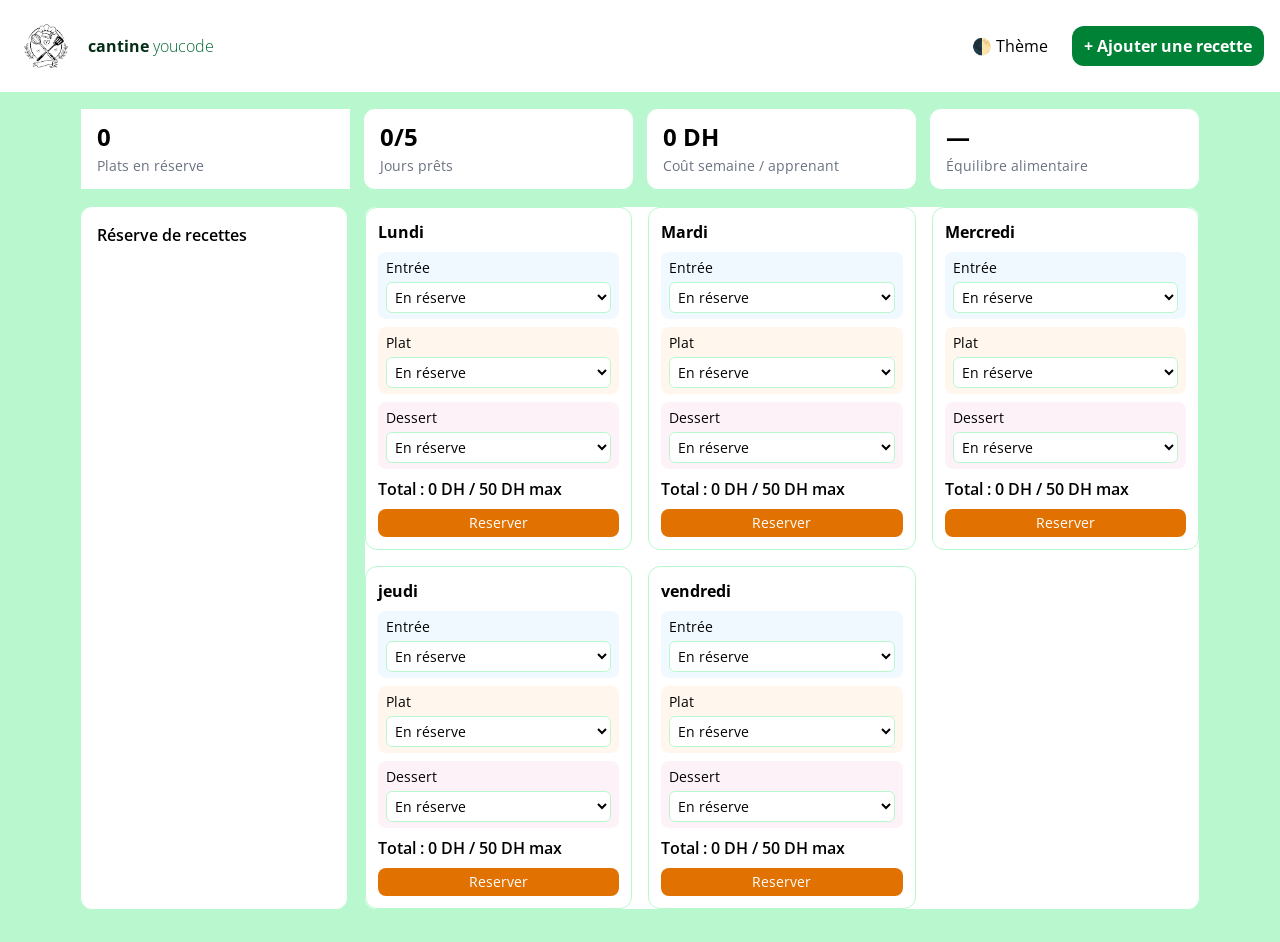
<file: index.html>
<!doctype html>
<html lang="fr">
  <head>
    <meta charset="UTF-8" />
    <meta name="viewport" content="width=device-width, initial-scale=1.0" />
    <title>Cantine YouCode</title>
    <link rel="stylesheet" href="output.css" />
    <link rel="stylesheet" href="cantina.css">
    <link rel="preconnect" href="https://fonts.googleapis.com" />
    <link rel="preconnect" href="https://fonts.gstatic.com" crossorigin />
    <link
      href="https://fonts.googleapis.com/css2?family=Open+Sans:ital,wght@0,300..800;1,300..800&display=swap"
      rel="stylesheet"
    />
  </head>
  <body class="font-['Open_Sans']">
    <main class="bg-green-200 min-h-screen ">
      <nav
        class="bg-white sticky top-0 z-10 flex items-center justify-between p-4"
      >
        <div class="flex items-center gap-3">
          <span><img src="logo cuisine.avif" alt="" class="w-15 h-auto rounded-sm"></span>
          <h2 class="text-green-950 font-bold">
            cantine <span class="font-light text-green-800">youcode</span>
          </h2>
        </div>

        <div class="flex items-center gap-3">
          <button
            id="btnTheme"
            type="button"
            class="bg-white px-3 py-2 rounded-xl hover:bg-gray-100"
          >
            🌓 Thème
          </button>
          <button
            type="button"
            id="btn_Ajouter"
            class="bg-green-700 hover:bg-green-800 font-bold text-white px-3 py-2 rounded-xl "  
          >
            + Ajouter une recette
          </button>
        </div>
      </nav>

      <div class="max-w-6xl mx-auto p-4 grid grap-4">
        <div class="grid grid-cols-2 lg:grid-cols-4 gap-3">
          <div class="bg-white border border-green-200 rounder-xl px-4 py-3">
            <b id="Reserve" class="block text-2xl">0</b>
            <span class="text-sm text-gray-500">Plats en réserve</span>
          </div>
          <div class="bg-white border border-green-200 rounded-xl px-4 py-3">
            <b id="sDays" class="block text-2xl">0/5</b>
            <span class="text-sm text-gray-500">Jours prêts</span>
          </div>
          <div class="bg-white border border-green-200 rounded-xl px-4 py-3">
            <b id="sWeek" class="block text-2xl">0 DH</b>
            <span class="text-sm text-gray-500">Coût semaine / apprenant</span>
          </div>
          <div class="bg-white border border-green-200 rounded-xl px-4 py-3">
            <b id="sBal" class="block text-2xl">—</b>
            <span class="text-sm text-gray-500">Équilibre alimentaire</span>
          </div>
        </div>

        <!-- recette colonnes -->
        <!--g-->
        <div class="grid grid-cols-1 md:grid-cols-2 lg:grid-cols-4 gap-4 py-4 ">
          <section class="bg-white border border-green-200 rounded-xl p-4">
            <h2 class="font-semibold mb-3">Réserve de recettes</h2>
            <div class="grid gap-2" id="list">
              <!-- Carte modèle -->
              
                
            </div>
          </section>

          <section
            class="bg-white border border-green-200 rounded-xl gap-4  grid grid-cols-1 md:grid-cols-2 lg:grid-cols-3 col-span-3 "
          >
            <!-- les 5 jours ghadi ydkhlo hna -->
            <article
              class="border border-green-200 rounded-xl p-3 grid gap-2  "
            >
              <strong>Lundi</strong>

              <div class="bg-sky-50 rounded-lg px-2 py-1.5 grid gap-1 text-sm">
                <label for="lundi-entree">Entrée</label>
                <select
                  id="lundi-entree" data-jour="lundi"
                  class="w-full p-1 rounded-md border border-green-200 bg-white"
                >
                  <option value="">En réserve</option>
                </select>
              </div>

              <div
                class="bg-orange-50 rounded-lg px-2 py-1.5 grid gap-1 text-sm"
              >
                <label for="lundi-plat">Plat</label>
                <select
                  id="lundi-plat"
                  data-jour="lundi"
                  class="w-full p-1 rounded-md border border-green-200 bg-white"
                >
                  <option value="">En réserve</option>
                </select>
              </div>

              <div class="bg-pink-50 rounded-lg px-2 py-1.5 grid gap-1 text-sm">
                <label for="lundi-dessert">Dessert</label>
                <select
                  id="lundi-dessert"
                  data-jour="lundi"
                  class="w-full p-1 rounded-md border border-green-200 bg-white"
                >
                  <option value="">En réserve</option>
                </select>
              </div>

              <div class="font-semibold">Total : 0 DH / 50 DH max</div>
              <button
                    type="button"
                    class="text-sm px-2 py-1 rounded-lg bg-amber-600 text-white hover:bg-amber-900"
                  >
                    Reserver
            </button>
            </article>


            <article
              class="border border-green-200 rounded-xl p-3 grid gap-2"
            >
              <strong>Mardi</strong>

              <div class="bg-sky-50 rounded-lg px-2 py-1.5 grid gap-1 text-sm">
                <label for="Mardi-entree">Entrée</label>
                <select
                  id="Mardi-entree"
                  data-jour="mardi"
                  class="w-full p-1 rounded-md border border-green-200 bg-white"
                >
                  <option value="">En réserve</option>
                </select>
              </div>

              <div
                class="bg-orange-50 rounded-lg px-2 py-1.5 grid gap-1 text-sm"
              >
                <label for="Mardi-plat">Plat</label>
                <select
                  id="Mardi-plat"
                  data-jour="mardi"
                  class="w-full p-1 rounded-md border border-green-200 bg-white"
                >
                  <option value="">En réserve</option>
                </select>
              </div>

              <div class="bg-pink-50 rounded-lg px-2 py-1.5 grid gap-1 text-sm">
                <label for="mardi-dessert">Dessert</label>
                <select
                  id="mardi-dessert"
                  data-jour="mardi"
                  class="w-full p-1 rounded-md border border-green-200 bg-white"
                >
                  <option value="">En réserve</option>
                </select>
              </div>

              <div class="font-semibold">Total : 0 DH / 50 DH max</div>
              <button
                    type="button"
                    class="text-sm px-2 py-1 rounded-lg bg-amber-600 text-white hover:bg-amber-900"
                  >
                    Reserver
            </button>
            </article>

            <article
              class="border border-green-200 rounded-xl p-3 grid gap-2"
            >
              <strong>Mercredi</strong>

              <div class="bg-sky-50 rounded-lg px-2 py-1.5 grid gap-1 text-sm">
                <label for="Mercredi-entree">Entrée</label>
                <select
                 data-jour="mercredi"
                  id="Mercredi-entree"
                  class="w-full p-1 rounded-md border border-green-200 bg-white"
                >
                  <option value="">En réserve</option>
                </select>
              </div>

              <div
                class="bg-orange-50 rounded-lg px-2 py-1.5 grid gap-1 text-sm"
              >
                <label for="Mercredi-plat">Plat</label>
                <select
                  data-jour="mercredi"
                  id="Mercredi-plat"
                  class="w-full p-1 rounded-md border border-green-200 bg-white"
                >
                  <option value="">En réserve</option>
                </select>
              </div>

              <div class="bg-pink-50 rounded-lg px-2 py-1.5 grid gap-1 text-sm">
                <label for="mercredi-dessert">Dessert</label>
                <select
                   data-jour="mercredi"
                  id="mercredi-dessert"
                  class="w-full p-1 rounded-md border border-green-200 bg-white"
                >
                  <option value="">En réserve</option>
                </select>
              </div>

              <div class="font-semibold">Total : 0 DH / 50 DH max</div>
              <button
                    type="button"
                    class="text-sm px-2 py-1 rounded-lg bg-amber-600 text-white hover:bg-amber-900"
                  >
                    Reserver
            </button>
            </article>

            <article
              class="border border-green-200 rounded-xl p-3 grid gap-2"
            >
              <strong>jeudi</strong>

              <div class="bg-sky-50 rounded-lg px-2 py-1.5 grid gap-1 text-sm">
                <label for="jeudi-entree">Entrée</label>
                <select
                  data-jour="jeudi"
                  id="jeudi-entree"
                  class="w-full p-1 rounded-md border border-green-200 bg-white"
                >
                  <option value="">En réserve</option>
                </select>
              </div>

              <div
                class="bg-orange-50 rounded-lg px-2 py-1.5 grid gap-1 text-sm"
              >
                <label for="jeudi-plat">Plat</label>
                <select
                  data-jour="jeudi"
                  id="jeudi-plat"
                  class="w-full p-1 rounded-md border border-green-200 bg-white"
                >
                  <option value="">En réserve</option>
                </select>
              </div>

              <div class="bg-pink-50 rounded-lg px-2 py-1.5 grid gap-1 text-sm">
                <label for="jeudi-dessert">Dessert</label>
                <select
                  data-jour="jeudi"
                  id="jeudi-dessert"
                  class="w-full p-1 rounded-md border border-green-200 bg-white"
                >
                  <option value="">En réserve</option>
                </select>
              </div>

              <div class="font-semibold">Total : 0 DH / 50 DH max</div>
              <button
                    type="button"
                    class="text-sm px-2 py-1 rounded-lg bg-amber-600 text-white hover:bg-amber-900"
                  >
                    Reserver
            </button>
            </article>



            <article
              class="border border-green-200 rounded-xl p-3 grid gap-2"
            >
              <strong>vendredi</strong>

              <div class="bg-sky-50 rounded-lg px-2 py-1.5 grid gap-1 text-sm">
                <label for="vendredi">Entrée</label>
                <select
                data-jour="vendredi"
                  id="vendredi-entree"
                  class="w-full p-1 rounded-md border border-green-200 bg-white"
                >
                  <option value="">En réserve</option>
                </select>
              </div>

              <div
                class="bg-orange-50 rounded-lg px-2 py-1.5 grid gap-1 text-sm"
              >
                <label for="vendredi-plat">Plat</label>
                <select
                  data-jour="vendredi"
                  id="vendredi-plat"
                  class="w-full p-1 rounded-md border border-green-200 bg-white"
                >
                  <option value="">En réserve</option>
                </select>
              </div>

              <div class="bg-pink-50 rounded-lg px-2 py-1.5 grid gap-1 text-sm">
                <label for="vendredi-dessert">Dessert</label>
                <select
                  data-jour="vendredi"
                  id="vendredi-dessert"
                  class="w-full p-1 rounded-md border border-green-200 bg-white"
                >
                  <option value="">En réserve</option>
                </select>
              </div>

              <div class="font-semibold">Total : 0 DH / 50 DH max</div>
              <button
                    type="button"  
                    class="text-sm px-2 py-1 rounded-lg bg-amber-600 text-white hover:bg-amber-900"   >
                    Reserver
            </button>
            </article>
          </section>
        </div>
      </div>
<!--formulaire-->
<div id="modal" style="position:fixed; inset:0; z-index:20; background:rgba(0,0,0,0.5); overflow-y:auto;" hidden>
  <div style="background:white; padding:24px; border-radius:12px; width:100%; max-width:28rem; margin:80px auto 0;">
  <h3 class="text-xl font-bold mb-4">Nouvelle recette</h3>

  <form id="monForm" class="grid gap-3">
    <div class="grid gap-1">
      <label for="nom">Nom du plat</label>
      <input type="text" id="nom" required class="border border-green-300 rounded-md p-2">
    </div>

    <div class="grid gap-1">
      <label for="categorie">Catégorie</label>
      <select id="categorie" class="border border-green-300 rounded-md p-2" required >
        <option value="">— Choisir —</option>
        <option value="Entrée">Entrée</option>
        <option value="Plat">Plat</option>
        <option value="Dessert">Dessert</option>
      </select>
    </div>

    <div class="grid gap-1">
      <label for="prix">Prix (DH)</label>
      <input type="number" id="prix" min="1" required class="borde
     border-green-300 rounded-md p-2">
    </div>

    <div class="grid gap-1">
      <label for="badge">Badge</label>
      <select id="badge" class="border border-green-300 rounded-md p-2">
        <option value="Classique">Classique</option>
        <option value="Bio">Bio</option>
        <option value="Végétarien">Végétarien</option>
      </select>
    </div>

    <div class="flex justify-end gap-2 mt-2">
      <button type="reset" id="btnAnnuler" class="px-3 py-2 rounded-xl border border-green-300 hover:bg-green-100">Annuler</button>
      <button type="submit" id="btnValider" class="px-3 py-2 rounded-xl bg-green-700 hover:bg-green-800 text-white font-bold">Valider</button>
    </div>
  </form>
</div>
</div>

    </main>
        <script src="cantina.js"></script>
    <!-- <script src="https://cdn.jsdelivr.net/npm/darkmode-js@1.5.7/lib/darkmode-js.min.js"></script>
      <script>
        function addDarkmodeWidget() {
        new Darkmode().showWidget();
       }
       window.addEventListener('load', addDarkmodeWidget);
     </script> -->
  </body>
</html>
</file>
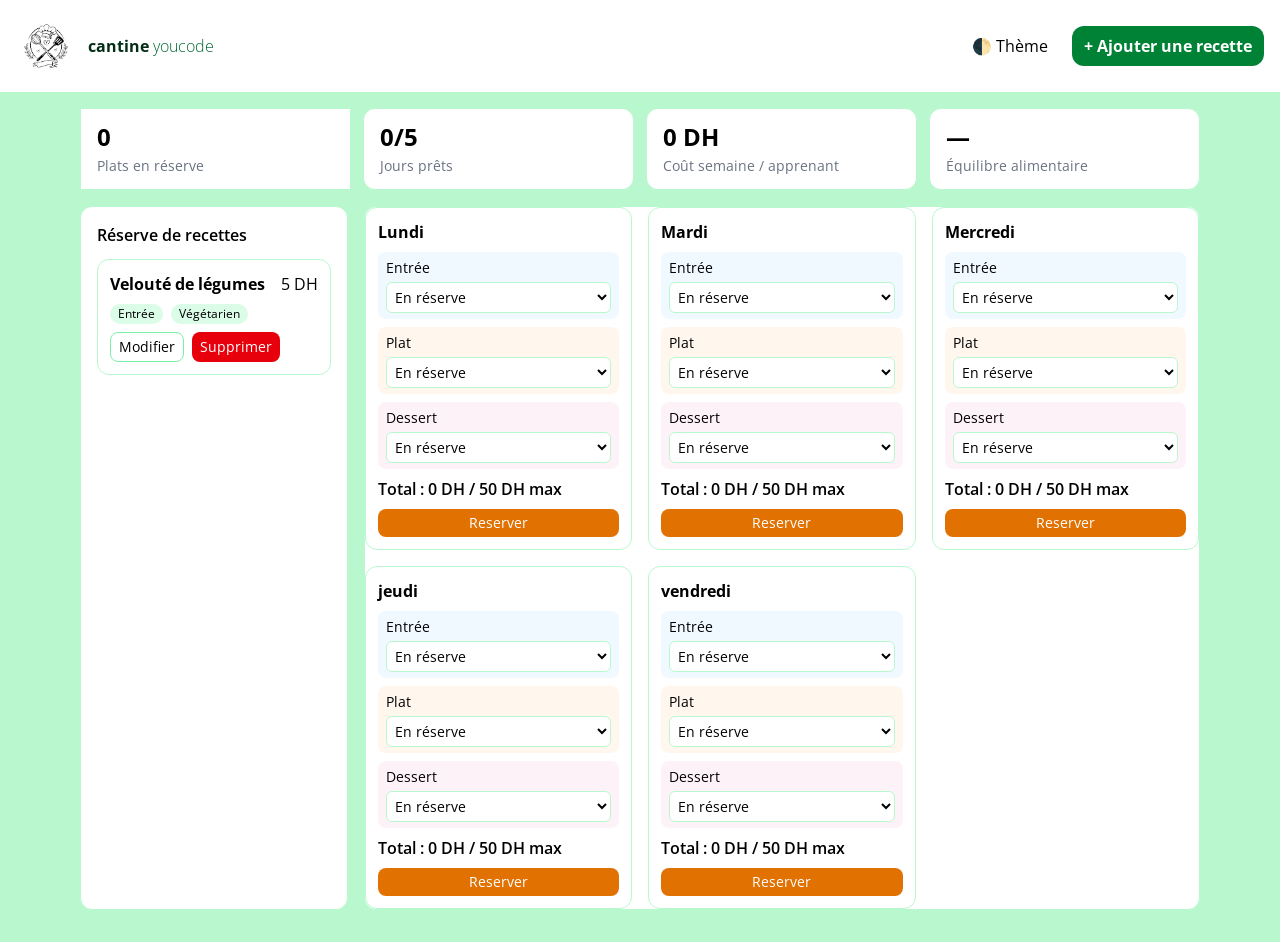
<file: cantina.html>
<!doctype html>
<html lang="fr">
  <head>
    <meta charset="UTF-8" />
    <meta name="viewport" content="width=device-width, initial-scale=1.0" />
    <title>Cantine YouCode</title>
    <link rel="stylesheet" href="output.css" />
    <link rel="preconnect" href="https://fonts.googleapis.com" />
    <link rel="preconnect" href="https://fonts.gstatic.com" crossorigin />
    <link
      href="https://fonts.googleapis.com/css2?family=Open+Sans:ital,wght@0,300..800;1,300..800&display=swap"
      rel="stylesheet"
    />
  </head>
  <body class="font-['Open_Sans']">
    <main class="bg-green-200 min-h-screen ">
      <nav
        class="bg-white sticky top-0 z-10 flex items-center justify-between p-4"
      >
        <div class="flex items-center gap-3">
          <span><img src="logo cuisine.avif" alt="" class="w-15 h-auto rounded-sm"></span>
          <h2 class="text-green-950 font-bold">
            cantine <span class="font-light text-green-800">youcode</span>
          </h2>
        </div>

        <div class="flex items-center gap-3">
          <button
            type="button"
            class="bg-white px-3 py-2 rounded-xl hover:bg-gray-100"
          >
            🌓 Thème
          </button>
          <button
            type="button"
            class="bg-green-700 hover:bg-green-800 font-bold text-white px-3 py-2 rounded-xl"
          >
            + Ajouter une recette
          </button>
        </div>
      </nav>

      <div class="max-w-6xl mx-auto p-4 grid grap-4">
        <div class="grid grid-cols-2 lg:grid-cols-4 gap-3">
          <div class="bg-white border border-green-200 rounder-xl px-4 py-3">
            <b id="Reserve" class="block text-2xl">0</b>
            <span class="text-sm text-gray-500">Plats en réserve</span>
          </div>
          <div class="bg-white border border-green-200 rounded-xl px-4 py-3">
            <b id="sDays" class="block text-2xl">0/5</b>
            <span class="text-sm text-gray-500">Jours prêts</span>
          </div>
          <div class="bg-white border border-green-200 rounded-xl px-4 py-3">
            <b id="sWeek" class="block text-2xl">0 DH</b>
            <span class="text-sm text-gray-500">Coût semaine / apprenant</span>
          </div>
          <div class="bg-white border border-green-200 rounded-xl px-4 py-3">
            <b id="sBal" class="block text-2xl">—</b>
            <span class="text-sm text-gray-500">Équilibre alimentaire</span>
          </div>
        </div>

        <!-- recette colonnes -->
        <!--g-->
        <div class="grid grid-cols-1 md:grid-cols-2 lg:grid-cols-4 gap-4 py-4 ">
          <section class="bg-white border border-green-200 rounded-xl p-4">
            <h2 class="font-semibold mb-3">Réserve de recettes</h2>
            <div class="grid gap-2">
              <!-- Carte modèle -->
              <div class="border border-green-200 rounded-xl p-3 grid gap-2">
                <div class="flex items-center justify-between">
                  <strong>Velouté de légumes</strong>
                  <span>5 DH</span>
                </div>
                <div class="flex gap-2">
                  <span class="text-xs px-2 py-0.5 rounded-full bg-green-100"
                    >Entrée</span
                  >
                  <span class="text-xs px-2 py-0.5 rounded-full bg-green-100"
                    >Végétarien</span
                  >
                </div>
                <div class="flex gap-2">
                  <button
                    type="button"
                    class="text-sm px-2 py-1 rounded-lg border border-green-300 hover:bg-green-100"
                  >
                    Modifier
                  </button>
                  <button
                    type="button"
                    class="text-sm px-2 py-1 rounded-lg bg-red-600 text-white hover:bg-red-700"
                  >
                    Supprimer
                  </button>
                </div>
              </div>
            </div>
          </section>

          <section
            class="bg-white border border-green-200 rounded-xl gap-4  grid grid-cols-1 md:grid-cols-2 lg:grid-cols-3 col-span-3 "
          >
            <!-- les 5 jours ghadi ydkhlo hna -->
            <article
              class="border border-green-200 rounded-xl p-3 grid gap-2  "
            >
              <strong>Lundi</strong>

              <div class="bg-sky-50 rounded-lg px-2 py-1.5 grid gap-1 text-sm">
                <label for="lundi-entree">Entrée</label>
                <select
                  id="lundi-entree"
                  class="w-full p-1 rounded-md border border-green-200 bg-white"
                >
                  <option value="">En réserve</option>
                </select>
              </div>

              <div
                class="bg-orange-50 rounded-lg px-2 py-1.5 grid gap-1 text-sm"
              >
                <label for="lundi-plat">Plat</label>
                <select
                  id="lundi-plat"
                  class="w-full p-1 rounded-md border border-green-200 bg-white"
                >
                  <option value="">En réserve</option>
                </select>
              </div>

              <div class="bg-pink-50 rounded-lg px-2 py-1.5 grid gap-1 text-sm">
                <label for="lundi-dessert">Dessert</label>
                <select
                  id="lundi-dessert"
                  class="w-full p-1 rounded-md border border-green-200 bg-white"
                >
                  <option value="">En réserve</option>
                </select>
              </div>

              <div class="font-semibold">Total : 0 DH / 50 DH max</div>
              <button
                    type="button"
                    class="text-sm px-2 py-1 rounded-lg bg-amber-600 text-white hover:bg-amber-900"
                  >
                    Reserver
            </button>
            </article>


            <article
              class="border border-green-200 rounded-xl p-3 grid gap-2"
            >
              <strong>Mardi</strong>

              <div class="bg-sky-50 rounded-lg px-2 py-1.5 grid gap-1 text-sm">
                <label for="Mardi-entree">Entrée</label>
                <select
                  id="Mardi-entree"
                  class="w-full p-1 rounded-md border border-green-200 bg-white"
                >
                  <option value="">En réserve</option>
                </select>
              </div>

              <div
                class="bg-orange-50 rounded-lg px-2 py-1.5 grid gap-1 text-sm"
              >
                <label for="Mardi-plat">Plat</label>
                <select
                  id="Mardi-plat"
                  class="w-full p-1 rounded-md border border-green-200 bg-white"
                >
                  <option value="">En réserve</option>
                </select>
              </div>

              <div class="bg-pink-50 rounded-lg px-2 py-1.5 grid gap-1 text-sm">
                <label for="lundi-dessert">Dessert</label>
                <select
                  id="lundi-dessert"
                  class="w-full p-1 rounded-md border border-green-200 bg-white"
                >
                  <option value="">En réserve</option>
                </select>
              </div>

              <div class="font-semibold">Total : 0 DH / 50 DH max</div>
              <button
                    type="button"
                    class="text-sm px-2 py-1 rounded-lg bg-amber-600 text-white hover:bg-amber-900"
                  >
                    Reserver
            </button>
            </article>

            <article
              class="border border-green-200 rounded-xl p-3 grid gap-2"
            >
              <strong>Mercredi</strong>

              <div class="bg-sky-50 rounded-lg px-2 py-1.5 grid gap-1 text-sm">
                <label for="Mercredi-entree">Entrée</label>
                <select
                  id="Mercredi-entree"
                  class="w-full p-1 rounded-md border border-green-200 bg-white"
                >
                  <option value="">En réserve</option>
                </select>
              </div>

              <div
                class="bg-orange-50 rounded-lg px-2 py-1.5 grid gap-1 text-sm"
              >
                <label for="Mercredi-plat">Plat</label>
                <select
                  id="Mercredi-plat"
                  class="w-full p-1 rounded-md border border-green-200 bg-white"
                >
                  <option value="">En réserve</option>
                </select>
              </div>

              <div class="bg-pink-50 rounded-lg px-2 py-1.5 grid gap-1 text-sm">
                <label for="lundi-dessert">Dessert</label>
                <select
                  id="mercredi -dessert"
                  class="w-full p-1 rounded-md border border-green-200 bg-white"
                >
                  <option value="">En réserve</option>
                </select>
              </div>

              <div class="font-semibold">Total : 0 DH / 50 DH max</div>
              <button
                    type="button"
                    class="text-sm px-2 py-1 rounded-lg bg-amber-600 text-white hover:bg-amber-900"
                  >
                    Reserver
            </button>
            </article>

            <article
              class="border border-green-200 rounded-xl p-3 grid gap-2"
            >
              <strong>jeudi</strong>

              <div class="bg-sky-50 rounded-lg px-2 py-1.5 grid gap-1 text-sm">
                <label for="jeudi-entree">Entrée</label>
                <select
                  id="jeudi-entree"
                  class="w-full p-1 rounded-md border border-green-200 bg-white"
                >
                  <option value="">En réserve</option>
                </select>
              </div>

              <div
                class="bg-orange-50 rounded-lg px-2 py-1.5 grid gap-1 text-sm"
              >
                <label for="jeudi-plat">Plat</label>
                <select
                  id="jeudi-plat"
                  class="w-full p-1 rounded-md border border-green-200 bg-white"
                >
                  <option value="">En réserve</option>
                </select>
              </div>

              <div class="bg-pink-50 rounded-lg px-2 py-1.5 grid gap-1 text-sm">
                <label for="lundi-dessert">Dessert</label>
                <select
                  id="jeudi-dessert"
                  class="w-full p-1 rounded-md border border-green-200 bg-white"
                >
                  <option value="">En réserve</option>
                </select>
              </div>

              <div class="font-semibold">Total : 0 DH / 50 DH max</div>
              <button
                    type="button"
                    class="text-sm px-2 py-1 rounded-lg bg-amber-600 text-white hover:bg-amber-900"
                  >
                    Reserver
            </button>
            </article>



            <article
              class="border border-green-200 rounded-xl p-3 grid gap-2"
            >
              <strong>vendredi</strong>

              <div class="bg-sky-50 rounded-lg px-2 py-1.5 grid gap-1 text-sm">
                <label for="Mardi-entree">Entrée</label>
                <select
                  id="vendredi-entree"
                  class="w-full p-1 rounded-md border border-green-200 bg-white"
                >
                  <option value="">En réserve</option>
                </select>
              </div>

              <div
                class="bg-orange-50 rounded-lg px-2 py-1.5 grid gap-1 text-sm"
              >
                <label for="vendredi-plat">Plat</label>
                <select
                  id="vendredi-plat"
                  class="w-full p-1 rounded-md border border-green-200 bg-white"
                >
                  <option value="">En réserve</option>
                </select>
              </div>

              <div class="bg-pink-50 rounded-lg px-2 py-1.5 grid gap-1 text-sm">
                <label for="vendredi-dessert">Dessert</label>
                <select
                  id="vendredi-dessert"
                  class="w-full p-1 rounded-md border border-green-200 bg-white"
                >
                  <option value="">En réserve</option>
                </select>
              </div>

              <div class="font-semibold">Total : 0 DH / 50 DH max</div>
              <button
                    type="button"
                    class="text-sm px-2 py-1 rounded-lg bg-amber-600 text-white hover:bg-amber-900"
                  >
                    Reserver
            </button>
            </article>
          </section>
        </div>
      </div>
    </main>
  </body>
</html>
</file>
<file: cantina.css>
/* Mode sombre */
body.dark {
  background-color: #111827;
  color: #f3f4f6;
}

body.dark main {
  background-color: #111827;
}

body.dark nav,
body.dark section,
body.dark div.bg-white,
body.dark article {
  background-color: #1f2937 !important;
  color: #f3f4f6;
  border-color: #374151 !important;
}

body.dark h2,
body.dark strong {
  color: #f9fafb !important;
}

body.dark span.font-light {
  color: #10b981 !important;
}

body.dark select,
body.dark input {
  background-color: #374151 !important;
  color: #ffffff !important;
  border-color: #4b5563 !important;
}

body.dark #modal > div {
  background-color: #1f2937 !important;
  color: #f3f4f6;
}

body.dark #btnTheme {
  background-color: #374151 !important;
  color: #ffffff;
}

body.dark .bg-sky-50,
body.dark .bg-orange-50,
body.dark .bg-pink-50 {
  background-color: #374151 !important;
  color: #f3f4f6;
}

body.dark .bg-green-100 {
  background-color: #065f46 !important;
  color: #d1fae5 !important;
}
</file>
<file: output.css>
/*! tailwindcss v4.3.3 | MIT License | https://tailwindcss.com */
@layer properties;
@layer theme, base, components, utilities;
@layer theme {
  :root, :host {
    --font-sans: -apple-system, BlinkMacSystemFont, "Segoe UI", Roboto, "Helvetica Neue",
      "Noto Sans", Arial, sans-serif, "Apple Color Emoji", "Segoe UI Emoji",
      "Segoe UI Symbol", "Noto Color Emoji";
    --font-mono: ui-monospace, SFMono-Regular, Menlo, Monaco, Consolas, "Liberation Mono",
      "Courier New", monospace;
    --color-red-600: oklch(57.7% 0.245 27.325);
    --color-red-700: oklch(50.5% 0.213 27.518);
    --color-orange-50: oklch(98% 0.016 73.684);
    --color-amber-50: oklch(98.7% 0.022 95.277);
    --color-amber-200: oklch(92.4% 0.12 95.746);
    --color-amber-600: oklch(66.6% 0.179 58.318);
    --color-amber-900: oklch(41.4% 0.112 45.904);
    --color-amber-950: oklch(27.9% 0.077 45.635);
    --color-green-100: oklch(96.2% 0.044 156.743);
    --color-green-200: oklch(92.5% 0.084 155.995);
    --color-green-300: oklch(87.1% 0.15 154.449);
    --color-green-500: oklch(72.3% 0.219 149.579);
    --color-green-700: oklch(52.7% 0.154 150.069);
    --color-green-800: oklch(44.8% 0.119 151.328);
    --color-green-950: oklch(26.6% 0.065 152.934);
    --color-sky-50: oklch(97.7% 0.013 236.62);
    --color-sky-700: oklch(50% 0.134 242.749);
    --color-sky-800: oklch(44.3% 0.11 240.79);
    --color-pink-50: oklch(97.1% 0.014 343.198);
    --color-gray-100: oklch(96.7% 0.003 264.542);
    --color-gray-400: oklch(70.7% 0.022 261.325);
    --color-gray-500: oklch(55.1% 0.027 264.364);
    --color-black: #000;
    --color-white: #fff;
    --spacing: 0.25rem;
    --container-sm: 24rem;
    --container-6xl: 72rem;
    --text-xs: 0.75rem;
    --text-xs--line-height: calc(1 / 0.75);
    --text-sm: 0.875rem;
    --text-sm--line-height: calc(1.25 / 0.875);
    --text-2xl: 1.5rem;
    --text-2xl--line-height: calc(2 / 1.5);
    --font-weight-light: 300;
    --font-weight-semibold: 600;
    --font-weight-bold: 700;
    --radius-sm: 0.25rem;
    --radius-md: 0.375rem;
    --radius-lg: 0.5rem;
    --radius-xl: 0.75rem;
    --default-font-family: var(--font-sans);
    --default-mono-font-family: var(--font-mono);
  }
}
@layer base {
  *, ::after, ::before, ::backdrop, ::file-selector-button {
    box-sizing: border-box;
    margin: 0;
    padding: 0;
    border: 0 solid;
  }
  html, :host {
    line-height: 1.5;
    -webkit-text-size-adjust: 100%;
    tab-size: 4;
    font-family: var(--default-font-family, -apple-system, BlinkMacSystemFont, "Segoe UI", Roboto, "Helvetica Neue", "Noto Sans", Arial, sans-serif, "Apple Color Emoji", "Segoe UI Emoji", "Segoe UI Symbol", "Noto Color Emoji");
    font-feature-settings: var(--default-font-feature-settings, normal);
    font-variation-settings: var(--default-font-variation-settings, normal);
    -webkit-tap-highlight-color: transparent;
  }
  hr {
    height: 0;
    color: inherit;
    border-top-width: 1px;
  }
  abbr:where([title]) {
    -webkit-text-decoration: underline dotted;
    text-decoration: underline dotted;
  }
  h1, h2, h3, h4, h5, h6 {
    font-size: inherit;
    font-weight: inherit;
  }
  a {
    color: inherit;
    -webkit-text-decoration: inherit;
    text-decoration: inherit;
  }
  b, strong {
    font-weight: bolder;
  }
  code, kbd, samp, pre {
    font-family: var(--default-mono-font-family, ui-monospace, SFMono-Regular, Menlo, Monaco, Consolas, "Liberation Mono", "Courier New", monospace);
    font-feature-settings: var(--default-mono-font-feature-settings, normal);
    font-variation-settings: var(--default-mono-font-variation-settings, normal);
    font-size: 1em;
  }
  small {
    font-size: 80%;
  }
  sub, sup {
    font-size: 75%;
    line-height: 0;
    position: relative;
    vertical-align: baseline;
  }
  sub {
    bottom: -0.25em;
  }
  sup {
    top: -0.5em;
  }
  table {
    text-indent: 0;
    border-color: inherit;
    border-collapse: collapse;
  }
  :-moz-focusring:where(:not(iframe)) {
    outline: auto;
  }
  progress {
    vertical-align: baseline;
  }
  summary {
    display: list-item;
  }
  ol, ul, menu {
    list-style: none;
  }
  img, svg, video, canvas, audio, iframe, embed, object {
    display: block;
    vertical-align: middle;
  }
  img, video {
    max-width: 100%;
    height: auto;
  }
  button, input, select, optgroup, textarea, ::file-selector-button {
    font: inherit;
    font-feature-settings: inherit;
    font-variation-settings: inherit;
    letter-spacing: inherit;
    color: inherit;
    border-radius: 0;
    background-color: transparent;
    opacity: 1;
  }
  :where(select:is([multiple], [size])) optgroup {
    font-weight: bolder;
  }
  :where(select:is([multiple], [size])) optgroup option {
    padding-inline-start: 20px;
  }
  ::file-selector-button {
    margin-inline-end: 4px;
  }
  ::placeholder {
    opacity: 1;
  }
  @supports (not (-webkit-appearance: -apple-pay-button))  or (contain-intrinsic-size: 1px) {
    ::placeholder {
      color: currentcolor;
      @supports (color: color-mix(in lab, red, red)) {
        color: color-mix(in oklab, currentcolor 50%, transparent);
      }
    }
  }
  textarea {
    resize: vertical;
  }
  ::-webkit-search-decoration {
    -webkit-appearance: none;
  }
  ::-webkit-date-and-time-value {
    min-height: 1lh;
    text-align: inherit;
  }
  ::-webkit-datetime-edit {
    display: inline-flex;
  }
  ::-webkit-datetime-edit-fields-wrapper {
    padding: 0;
  }
  ::-webkit-datetime-edit, ::-webkit-datetime-edit-year-field, ::-webkit-datetime-edit-month-field, ::-webkit-datetime-edit-day-field, ::-webkit-datetime-edit-hour-field, ::-webkit-datetime-edit-minute-field, ::-webkit-datetime-edit-second-field, ::-webkit-datetime-edit-millisecond-field, ::-webkit-datetime-edit-meridiem-field {
    padding-block: 0;
  }
  ::-webkit-calendar-picker-indicator {
    line-height: 1;
  }
  :-moz-ui-invalid {
    box-shadow: none;
  }
  button, input:where([type="button"], [type="reset"], [type="submit"]), ::file-selector-button {
    appearance: button;
  }
  ::-webkit-inner-spin-button, ::-webkit-outer-spin-button {
    height: auto;
  }
  [hidden]:where(:not([hidden="until-found"])) {
    display: none !important;
  }
}
@layer utilities {
  .sticky {
    position: sticky;
  }
  .top-0 {
    top: 0px;
  }
  .z-10 {
    z-index: 10;
  }
  .col-span-3 {
    grid-column: span 3 / span 3;
  }
  .m-0 {
    margin: 0px;
  }
  .m-10 {
    margin: calc(var(--spacing) * 10);
  }
  .mx-0 {
    margin-inline: 0px;
  }
  .mx-auto {
    margin-inline: auto;
  }
  .my-0 {
    margin-block: 0px;
  }
  .mb-3 {
    margin-bottom: calc(var(--spacing) * 3);
  }
  .block {
    display: block;
  }
  .flex {
    display: flex;
  }
  .grid {
    display: grid;
  }
  .table {
    display: table;
  }
  .h-8 {
    height: calc(var(--spacing) * 8);
  }
  .h-auto {
    height: auto;
  }
  .min-h-screen {
    min-height: 100vh;
  }
  .w-3 {
    width: calc(var(--spacing) * 3);
  }
  .w-3\.5 {
    width: calc(var(--spacing) * 3.5);
  }
  .w-4 {
    width: calc(var(--spacing) * 4);
  }
  .w-10 {
    width: calc(var(--spacing) * 10);
  }
  .w-15 {
    width: calc(var(--spacing) * 15);
  }
  .w-20 {
    width: calc(var(--spacing) * 20);
  }
  .w-full {
    width: 100%;
  }
  .w-sm {
    width: var(--container-sm);
  }
  .max-w-6xl {
    max-width: var(--container-6xl);
  }
  .border-collapse {
    border-collapse: collapse;
  }
  .rotate-20 {
    rotate: 20deg;
  }
  .rotate-30 {
    rotate: 30deg;
  }
  .rotate-35 {
    rotate: 35deg;
  }
  .rotate-40 {
    rotate: 40deg;
  }
  .rotate-45 {
    rotate: 45deg;
  }
  .rotate-50 {
    rotate: 50deg;
  }
  .resize {
    resize: both;
  }
  .grid-cols-1 {
    grid-template-columns: repeat(1, minmax(0, 1fr));
  }
  .grid-cols-2 {
    grid-template-columns: repeat(2, minmax(0, 1fr));
  }
  .grid-cols-3 {
    grid-template-columns: repeat(3, minmax(0, 1fr));
  }
  .grid-cols-4 {
    grid-template-columns: repeat(4, minmax(0, 1fr));
  }
  .items-center {
    align-items: center;
  }
  .items-end {
    align-items: flex-end;
  }
  .justify-around {
    justify-content: space-around;
  }
  .justify-between {
    justify-content: space-between;
  }
  .gap-1 {
    gap: var(--spacing);
  }
  .gap-1\.5 {
    gap: calc(var(--spacing) * 1.5);
  }
  .gap-2 {
    gap: calc(var(--spacing) * 2);
  }
  .gap-3 {
    gap: calc(var(--spacing) * 3);
  }
  .gap-4 {
    gap: calc(var(--spacing) * 4);
  }
  :where(.space-x-1 > :not(:last-child)) {
    --tw-space-x-reverse: 0;
    margin-inline-start: calc(var(--spacing) * var(--tw-space-x-reverse));
    margin-inline-end: calc(var(--spacing) * calc(1 - var(--tw-space-x-reverse)));
  }
  :where(.space-x-2 > :not(:last-child)) {
    --tw-space-x-reverse: 0;
    margin-inline-start: calc(calc(var(--spacing) * 2) * var(--tw-space-x-reverse));
    margin-inline-end: calc(calc(var(--spacing) * 2) * calc(1 - var(--tw-space-x-reverse)));
  }
  :where(.space-x-3 > :not(:last-child)) {
    --tw-space-x-reverse: 0;
    margin-inline-start: calc(calc(var(--spacing) * 3) * var(--tw-space-x-reverse));
    margin-inline-end: calc(calc(var(--spacing) * 3) * calc(1 - var(--tw-space-x-reverse)));
  }
  .rounded-full {
    border-radius: calc(infinity * 1px);
  }
  .rounded-lg {
    border-radius: var(--radius-lg);
  }
  .rounded-md {
    border-radius: var(--radius-md);
  }
  .rounded-sm {
    border-radius: var(--radius-sm);
  }
  .rounded-xl {
    border-radius: var(--radius-xl);
  }
  .rounded-b-sm {
    border-bottom-right-radius: var(--radius-sm);
    border-bottom-left-radius: var(--radius-sm);
  }
  .rounded-b-xl {
    border-bottom-right-radius: var(--radius-xl);
    border-bottom-left-radius: var(--radius-xl);
  }
  .border {
    border-style: var(--tw-border-style);
    border-width: 1px;
  }
  .border-4 {
    border-style: var(--tw-border-style);
    border-width: 4px;
  }
  .border-green-200 {
    border-color: var(--color-green-200);
  }
  .border-green-300 {
    border-color: var(--color-green-300);
  }
  .bg-amber-200 {
    background-color: var(--color-amber-200);
  }
  .bg-amber-600 {
    background-color: var(--color-amber-600);
  }
  .bg-gray-400 {
    background-color: var(--color-gray-400);
  }
  .bg-green-100 {
    background-color: var(--color-green-100);
  }
  .bg-green-200 {
    background-color: var(--color-green-200);
  }
  .bg-green-300 {
    background-color: var(--color-green-300);
  }
  .bg-green-700 {
    background-color: var(--color-green-700);
  }
  .bg-green-950 {
    background-color: var(--color-green-950);
  }
  .bg-orange-50 {
    background-color: var(--color-orange-50);
  }
  .bg-pink-50 {
    background-color: var(--color-pink-50);
  }
  .bg-red-600 {
    background-color: var(--color-red-600);
  }
  .bg-sky-50 {
    background-color: var(--color-sky-50);
  }
  .bg-sky-700 {
    background-color: var(--color-sky-700);
  }
  .bg-white {
    background-color: var(--color-white);
  }
  .p-1 {
    padding: var(--spacing);
  }
  .p-2 {
    padding: calc(var(--spacing) * 2);
  }
  .p-3 {
    padding: calc(var(--spacing) * 3);
  }
  .p-4 {
    padding: calc(var(--spacing) * 4);
  }
  .p-5 {
    padding: calc(var(--spacing) * 5);
  }
  .p-10 {
    padding: calc(var(--spacing) * 10);
  }
  .px-2 {
    padding-inline: calc(var(--spacing) * 2);
  }
  .px-3 {
    padding-inline: calc(var(--spacing) * 3);
  }
  .px-4 {
    padding-inline: calc(var(--spacing) * 4);
  }
  .py-0 {
    padding-block: 0px;
  }
  .py-0\.5 {
    padding-block: calc(var(--spacing) * 0.5);
  }
  .py-1 {
    padding-block: var(--spacing);
  }
  .py-1\.5 {
    padding-block: calc(var(--spacing) * 1.5);
  }
  .py-2 {
    padding-block: calc(var(--spacing) * 2);
  }
  .py-3 {
    padding-block: calc(var(--spacing) * 3);
  }
  .py-4 {
    padding-block: calc(var(--spacing) * 4);
  }
  .font-\[\'Open_Sans\'\] {
    font-family: 'Open Sans';
  }
  .text-2xl {
    font-size: var(--text-2xl);
    line-height: var(--tw-leading, var(--text-2xl--line-height));
  }
  .text-sm {
    font-size: var(--text-sm);
    line-height: var(--tw-leading, var(--text-sm--line-height));
  }
  .text-xs {
    font-size: var(--text-xs);
    line-height: var(--tw-leading, var(--text-xs--line-height));
  }
  .font-bold {
    --tw-font-weight: var(--font-weight-bold);
    font-weight: var(--font-weight-bold);
  }
  .font-light {
    --tw-font-weight: var(--font-weight-light);
    font-weight: var(--font-weight-light);
  }
  .font-semibold {
    --tw-font-weight: var(--font-weight-semibold);
    font-weight: var(--font-weight-semibold);
  }
  .text-black {
    color: var(--color-black);
  }
  .text-gray-500 {
    color: var(--color-gray-500);
  }
  .text-green-500 {
    color: var(--color-green-500);
  }
  .text-green-700 {
    color: var(--color-green-700);
  }
  .text-green-800 {
    color: var(--color-green-800);
  }
  .text-green-950 {
    color: var(--color-green-950);
  }
  .text-white {
    color: var(--color-white);
  }
  .underline {
    text-decoration-line: underline;
  }
  .opacity-50 {
    opacity: 50%;
  }
  .outline {
    outline-style: var(--tw-outline-style);
    outline-width: 1px;
  }
  @media (hover: hover) {
    .hover\:bg-amber-900:hover {
      background-color: var(--color-amber-900);
    }
    .hover\:bg-gray-100:hover {
      background-color: var(--color-gray-100);
    }
    .hover\:bg-green-100:hover {
      background-color: var(--color-green-100);
    }
    .hover\:bg-green-800:hover {
      background-color: var(--color-green-800);
    }
    .hover\:bg-red-700:hover {
      background-color: var(--color-red-700);
    }
    .hover\:bg-sky-800:hover {
      background-color: var(--color-sky-800);
    }
  }
  @media (width >= 48rem) {
    .md\:grid-cols-2 {
      grid-template-columns: repeat(2, minmax(0, 1fr));
    }
    .md\:grid-cols-3 {
      grid-template-columns: repeat(3, minmax(0, 1fr));
    }
  }
  @media (width >= 64rem) {
    .lg\:grid-cols-2 {
      grid-template-columns: repeat(2, minmax(0, 1fr));
    }
    .lg\:grid-cols-3 {
      grid-template-columns: repeat(3, minmax(0, 1fr));
    }
    .lg\:grid-cols-4 {
      grid-template-columns: repeat(4, minmax(0, 1fr));
    }
    .lg\:grid-cols-5 {
      grid-template-columns: repeat(5, minmax(0, 1fr));
    }
    .lg\:grid-cols-\[320px_1fr\] {
      grid-template-columns: 320px 1fr;
    }
  }
}
@property --tw-space-x-reverse {
  syntax: "*";
  inherits: false;
  initial-value: 0;
}
@property --tw-border-style {
  syntax: "*";
  inherits: false;
  initial-value: solid;
}
@property --tw-font-weight {
  syntax: "*";
  inherits: false;
}
@property --tw-outline-style {
  syntax: "*";
  inherits: false;
  initial-value: solid;
}
@layer properties {
  @supports ((-webkit-hyphens: none) and (not (margin-trim: inline))) or ((-moz-orient: inline) and (not (color:rgb(from red r g b)))) {
    *, ::before, ::after, ::backdrop {
      --tw-space-x-reverse: 0;
      --tw-border-style: solid;
      --tw-font-weight: initial;
      --tw-outline-style: solid;
    }
  }
}
</file>
